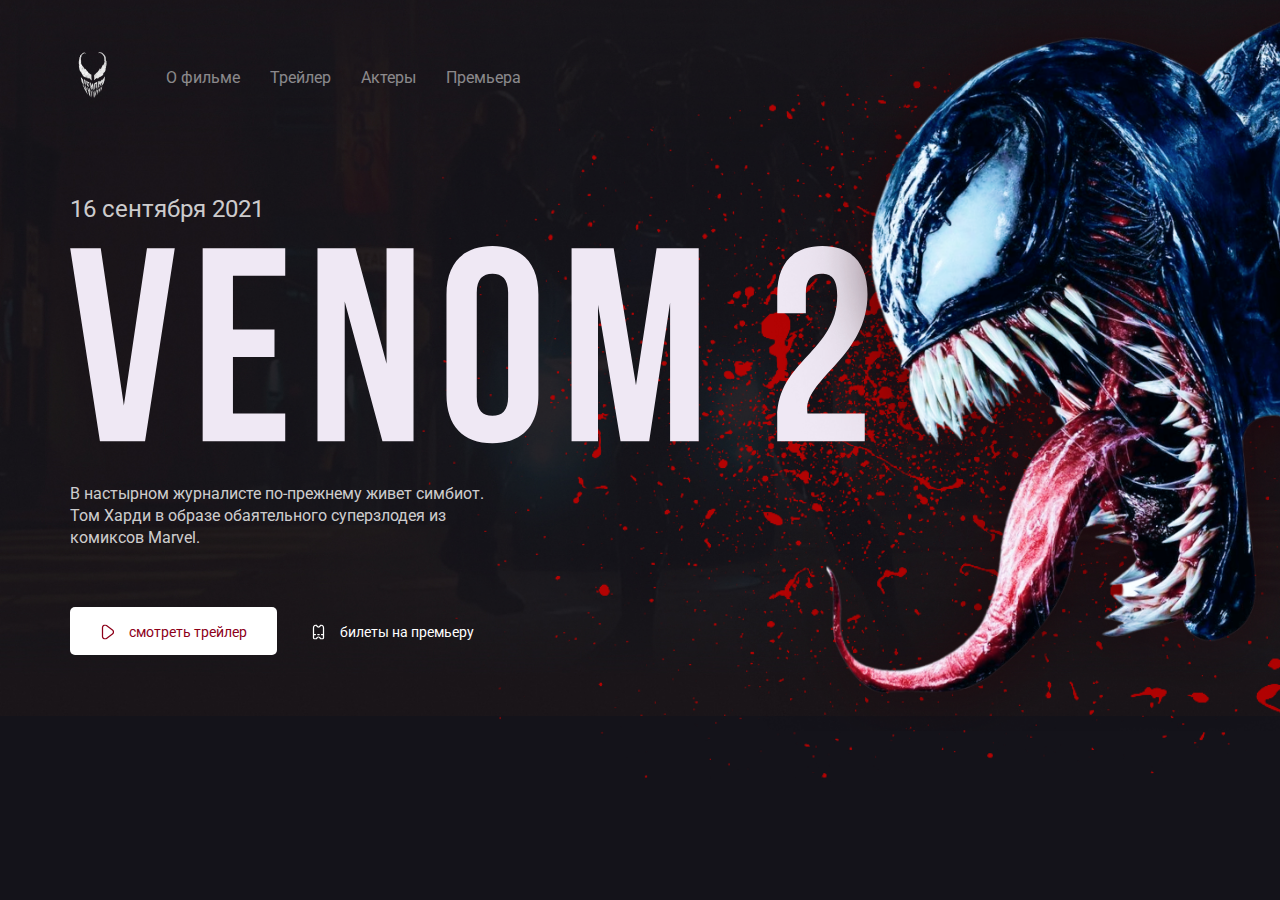
<file: index.html>
<!DOCTYPE html>
<html lang="ru">
<head>
  <meta charset="UTF-8">
  <meta http-equiv="X-UA-Compatible" content="IE=edge">
  <meta name="viewport" content="width=device-width, initial-scale=1.0">
  <title>Главная - Venom 2</title>
  <link rel="preconnect" href="https://fonts.gstatic.com">
  <link href="https://fonts.googleapis.com/css2?family=Roboto:wght@400;700&display=swap" rel="stylesheet">
  <link rel="stylesheet" href="css/normalize.css">
  <link rel="stylesheet" href="css/style.css">
</head>
<body class="blood">
  <div class="container">
      <header class="header">
        <a href="" class="logo-link">
          <img width="46" height="71" src="img/logo.png" alt="logo: venom" class="logo-image">
        </a>
        <nav class="nav">
          <button class="menu-button">
            <span class="menu-button-text">меню</span>
            <img src="img/menu.svg" alt="icon: burger menu" class="menu-button-icon">
          </button>
          <button class="menu-close">
            <span class="menu-close-text">закрыть</span>
            <img src="img/arrow.svg" alt="icon: arrow right" class="menu-close-icon">
          </button>
          <ul class="nav-menu">
            <li class="nav-menu-item">
              <a href="about.html" class="nav-menu-link">О фильме</a>
            </li>
            <li class="nav-menu-item">
              <a href="trailer.html" class="nav-menu-link">Трейлер</a>
            </li>
            <li class="nav-menu-item">
              <a href="actors.html" class="nav-menu-link">Актеры</a>
            </li>
            <li class="nav-menu-item">
              <a href="premier.html" class="nav-menu-link">Премьера</a>
            </li>
          </ul>
        </nav>
      </header>
      <div class="film">
        <div class="film-text">
          <span class="film-date">16 сентября 2021</span>
          <img src="img/venom 2.svg" alt="logo: venom-2" class="film-logo">
          <p class="film-description">
            В настырном журналисте по-прежнему живет симбиот. Том Харди в образе обаятельного суперзлодея из комиксов Marvel.
          </p>
        </div>
        <div class="button-group">
          <button class="button button-primary">
            <img width="15px" src="img/play.svg" alt="icon: play" class="button-icon">
            <span class="button-text">смотреть трейлер</span>
          </button>
          <a href="trailer.html" class="button button-link">
            <img width="15px" src="img/ticket.svg" alt="icon: ticket" class="button-icon">
            <span class="button-text">билеты на премьеру</span>
          </a>
        </div>
      </div>
  </div>
  <img src="img/venom.png" alt="photo: venom" class="venom">
  <script src="js/main.js"></script>
</body>
</html>
</file>
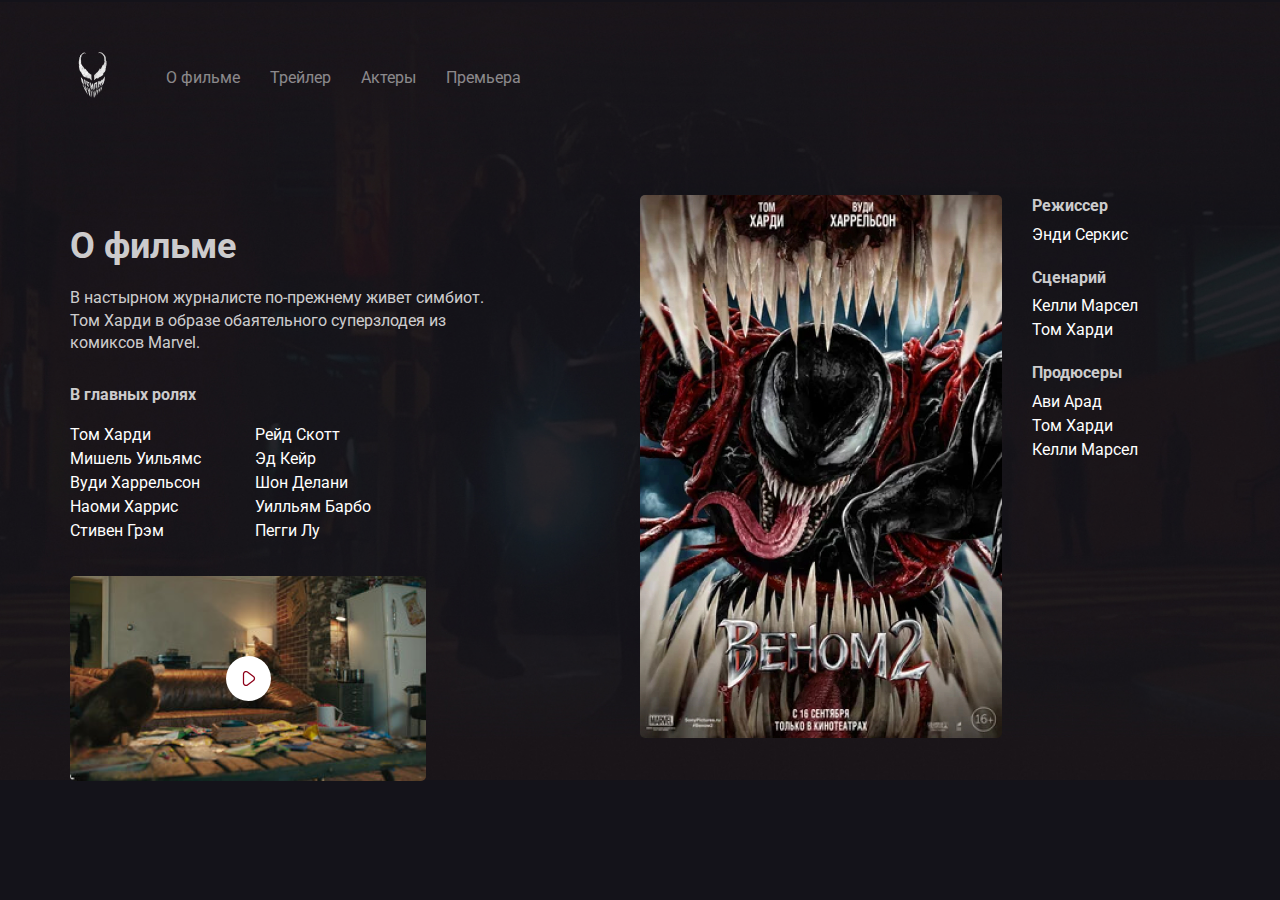
<file: about.html>
<!DOCTYPE html>
<html lang="ru">
<head>
  <meta charset="UTF-8">
  <meta http-equiv="X-UA-Compatible" content="IE=edge">
  <meta name="viewport" content="width=device-width, initial-scale=1.0">
  <title>О фильме - Venom 2</title>
  <link rel="preconnect" href="https://fonts.gstatic.com">
  <link href="https://fonts.googleapis.com/css2?family=Roboto:wght@400;700&display=swap" rel="stylesheet">
  <link rel="stylesheet" href="css/normalize.css">
  <link rel="stylesheet" href="css/style.css">
</head>
<body class="primary-bg">
  <div class="container">
      <header class="header">
        <a href="/" class="logo-link">
          <img width="46" height="71" src="img/logo.png" alt="logo: venom" class="logo-image">
        </a>
        <nav class="nav">
          <button class="menu-button">
            <span class="menu-button-text">меню</span>
            <img src="img/menu.svg" alt="icon: burger menu" class="menu-button-icon">
          </button>
          <button class="menu-close">
            <span class="menu-close-text">закрыть</span>
            <img src="img/arrow.svg" alt="icon: arrow right" class="menu-close-icon">
          </button>
          <ul class="nav-menu">
            <li class="nav-menu-item">
              <a href="about.html" class="nav-menu-link">О фильме</a>
            </li>
            <li class="nav-menu-item">
              <a href="trailer.html" class="nav-menu-link">Трейлер</a>
            </li>
            <li class="nav-menu-item">
              <a href="actors.html" class="nav-menu-link">Актеры</a>
            </li>
            <li class="nav-menu-item">
              <a href="premier.html" class="nav-menu-link">Премьера</a>
            </li>
          </ul>
        </nav>
      </header>
      <div class="content">
        <div class="col">
          <h2 class="content-title">О фильме</h2>
          <p class="content-text">В настырном журналисте по-прежнему живет симбиот. Том Харди в образе обаятельного суперзлодея из комиксов Marvel.</p>
          <h3 class="content-subtitle">В главных ролях</h3>
          <ul class="list column-2">
            <li class="list-item">Том Харди</li>
            <li class="list-item">Мишель Уильямс</li>
            <li class="list-item">Вуди Харрельсон</li>
            <li class="list-item">Наоми Харрис</li>
            <li class="list-item">Стивен Грэм</li>
            <li class="list-item">Рейд Скотт</li>
            <li class="list-item">Эд Кейр</li>
            <li class="list-item">Шон Делани</li>
            <li class="list-item">Уилльям Барбо</li>
            <li class="list-item">Пегги Лу</li>
          </ul>
          <div class="trailer">
            <botton class="play">
              <img src="img/play1.svg" alt="icon: play" class="play-icon">
            </botton>
          </div>
        </div>
        <div class="col">
          <div class="poster-wrapper">
            <img src="img/poster.jpg" alt="photo: poster venom 2" class="poster">
            <div class="creators">
              <h3 class="content-subtitle">Режиссер</h3>
              <ul class="list">
                <li class="list-item">Энди Серкис</li>
              </ul>
              <h3 class="content-subtitle">Сценарий</h3>
              <ul class="list">
                <li class="list-item">Келли Марсел</li>
                <li class="list-item">Том Харди</li>
              </ul>
              <h3 class="content-subtitle">Продюсеры</h3>
              <ul class="list">
                <li class="list-item">Ави Арад</li>
                <li class="list-item">Том Харди</li>
                <li class="list-item">Келли Марсел</li>
              </ul>
            </div>
          </div>
        </div>
      </div>
  </div>
  <script src="js/main.js"></script>
</body>
</html>
</file>
<file: css/style.css>
body {
  background-color: #14131a;
  color: #fff;
  font-family: "Roboto", sans-serif;
}
img {
  max-width: 100%;
}
.container {
  max-width: 1140px;
  width: 90%;
  margin: auto;
}
.venom {
  position: absolute;
  top: 0;
  right: 0;
  max-width: 728px;
  width: 50%;
}
.header {
  display: flex;
  align-items: center;
  padding-top: 40px;
  margin-bottom: 80px;
}
.logo-link {
  display: inline-block;
  margin-right: 50px;
}
.nav-menu {
  margin: 0;
  padding: 0;
  list-style: none;
  display: flex;
}
.nav-menu-item {
  margin-right: 30px;
}
.nav-menu-link {
  text-decoration: none;
  color: rgba(255, 255, 255, 0.5);
}
.film-date {
  display: block;
  font-size: 24px;
  line-height: 28px;
  margin-bottom: 2%;
  color: rgba(255, 255, 255, 0.8);
}
.film-description {
  margin-top: 3%;
  max-width: 423px;
  font-size: 16px;
  line-height: 140%;
  color: rgba(255, 255, 255, 0.8);
}
.film-logo {
  width: 70%;
}
.button {
  padding: 15px 30px;
  border: none;
  border-radius: 5px;
  text-decoration: none;
  cursor: pointer;
}
.button-text,
.button-icon {
  display: inline-block;
  vertical-align: middle;
}
.button-text {
  font-size: 14px;
  line-height: 16px;
  margin-left: 10px;
}
.button-primary {
  color: #8d0019;
  background-color: #fff;
}
.button-link {
  color: #fff;
}
.button-group {
  margin-top: 5%;
}
.blood {
  background: url("../img/blood.png") no-repeat top right / 70%,
    #14131a url("../img/background.jpg") no-repeat center center / 100%;
}
.primary-bg {
  background: #14131a url("../img/background.jpg") no-repeat center center /
    100%;
}
.content {
  display: flex;
}
.col {
  flex-basis: 50%;
}
.content-title {
  font-weight: bold;
  font-size: 36px;
  line-height: 42px;
  color: rgba(255, 255, 255, 0.8);
  margin-bottom: 20px;
}
.content-subtitle {
  font-size: 16px;
  line-height: 140%;
  color: rgba(255, 255, 255, 0.8);
  margin-bottom: 15px;
  margin-top: 0;
}
.content-text {
  font-size: 16px;
  line-height: 140%;
  color: rgba(255, 255, 255, 0.8);
  max-width: 423px;
  margin-bottom: 30px;
}
.content .list {
  list-style-type: none;
  padding: 0;
}
.list-item {
  line-height: 1.5;
}
.column-2 {
  -webkit-column-count: 2;
  -moz-column-count: 2;
  column-count: 2;
  -webkit-column-gap: 20px;
  -moz-column-gap: 20px;
  column-gap: 20px;
  max-width: 350px;
}
.content .trailer {
  width: 356px;
  height: 205px;
  background: url("../img/trailer-cover.png") no-repeat center / contain;
  border-radius: 5px;
  display: flex;
  align-items: center;
  justify-content: center;
  margin-top: 33px;
}
.trailer .play {
  width: 45px;
  height: 45px;
  border-radius: 50%;
  border: none;
  cursor: pointer;
}
.trailer .play-icon {
  transform: translateX(1px, 2px);
}
.poster-wrapper {
  display: flex;
  align-items: start;
}
.poster {
  width: 362px;
  border-radius: 5px;
  margin-right: 30px;
}
.poster-wrapper .content-subtitle {
  margin-bottom: 5px;
}
.poster-wrapper .list {
  margin: 0;
  margin-bottom: 20px;
}
.menu-button {
  display: none;
}
.menu-close {
  display: none;
}
@media (max-width: 1024px) {
  .content {
    flex-direction: column;
    padding-bottom: 5%;
  }
  .col {
    margin-bottom: 5%;
  }
  .header {
    margin-bottom: 4%;
  }
  .film {
    margin-top: 20%;
  }
}
@media (max-width: 768px) {
  .blood {
    background: #14131a;
  }
  .venom {
    top: 10%;
  }
}
@media (max-width: 576px) {
  .venom {
    top: 20%;
    width: 30%;
  }
  .nav-menu {
    position: fixed;
    left: 0;
    top: 0;
    z-index: 9;
    width: 100%;
    height: 100%;
    background-color: #fff;
    display: flex;
    justify-content: center;
    align-items: center;
    flex-direction: column;
    transform: translateX(100%);
    transition: transform 0.2s;
  }
  .nav-menu-item {
    margin-bottom: 2%;
    margin-top: 2%;
    margin-right: 0;
  }
  .menu-close {
    position: fixed;
    opacity: 0;
    right: 25px;
    top: 25px;
    display: flex;
    align-items: center;
    z-index: 10;
    border: none;
    background-color: #fff;
    cursor: pointer;
    transform: translateX(300%);
    transition: transform 0.2s;
    transition-delay: 0.4s;
  }
  .is-active {
    transform: translateX(0%);
    opacity: 1;
  }
  .menu-close-text {
    margin-right: 10px;
  }
  .nav-menu-link {
    color: #14131a;
  }
  .nav {
    margin-left: auto;
  }
  .menu-button {
    display: flex;
    align-items: center;
    justify-content: center;
    padding: 10px;
    border: none;
    background-color: #14131a;
    cursor: pointer;
    color: #fff;
  }
  .menu-button-text {
    margin-right: 10px;
  }
  .button-group {
    display: flex;
    align-items: center;
    justify-content: center;
    flex-direction: column;
  }
  .film-text {
    text-align: center;
  }
  .poster-wrapper {
    flex-direction: column;
  }
  .poster {
    margin-bottom: 4%;
    margin-right: 0;
    width: 100%;
    max-width: 350px;
  }
  .content .trailer {
    max-width: 350px;
    width: 100%;
  }
  .column-2 {
    column-count: 1;
  }
}
</file>
